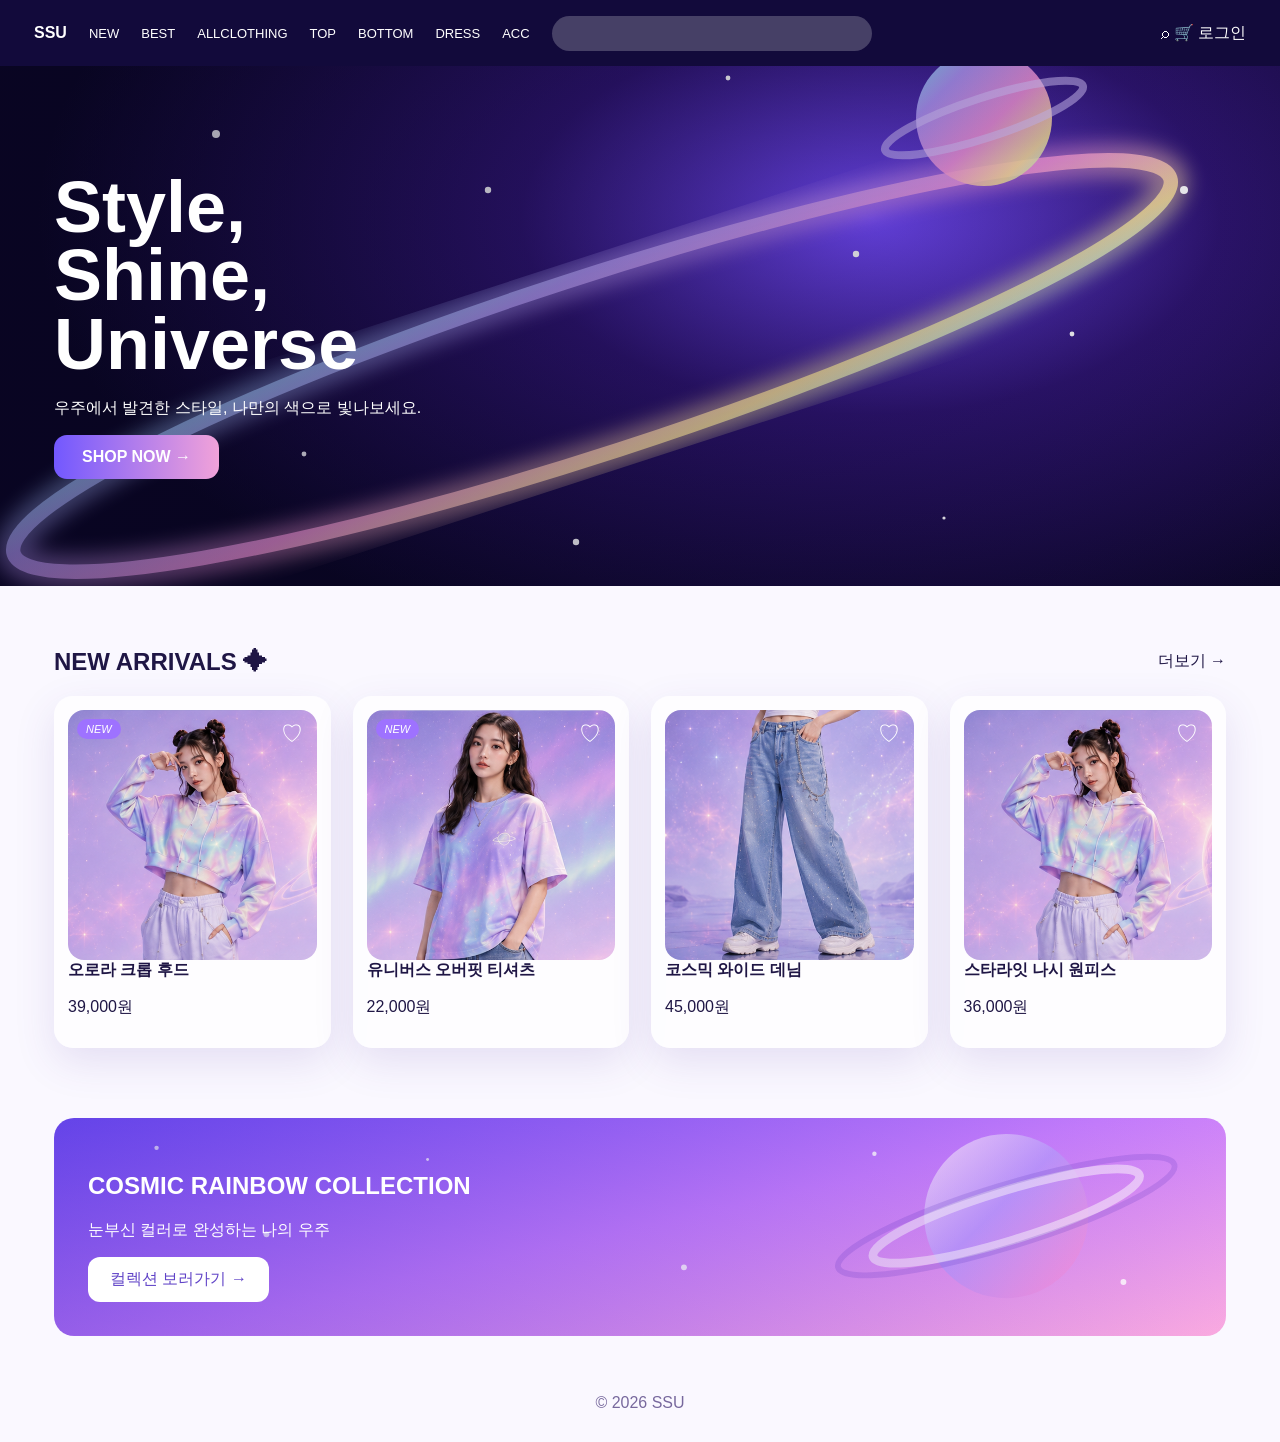
<file: html/index.html>
<!doctype html>
<html lang="ko">
<head>
  <meta charset="UTF-8">
  <title>LUNA RAIN</title>
  <link rel="stylesheet" href="css/style.css">
</head>
<body>
<header class="nav">
  <b>SSU</b>
  <a>NEW</a><a>BEST</a><a href="list.html">ALLCLOTHING</a><a>TOP</a><a>BOTTOM</a><a>DRESS</a><a>ACC</a>
  <input type="text" name="search">
  <span class="right">⌕  🛒 로그인</span>
</header>

<section class="hero">
  <div>
    <h1>Style,<br>Shine,<br>Universe</h1>
    <p>우주에서 발견한 스타일, 나만의 색으로 빛나보세요.</p>
    <a class="btn" href="list.html">SHOP NOW →</a>
  </div>
</section>

<section class="wrap">
  <div class="title"><h2>NEW ARRIVALS ✦</h2><a href="list.html">더보기 →</a></div>
  <div class="grid">
    <a class="card" href="detail.html"><img class="main-img" src="./images/orola_crp_hood.png" alt="오로라 크롭 후드"><em>NEW</em><button>♡</button><b>오로라 크롭 후드</b><p>39,000원</p></a>
    <a class="card" href="detail.html"><img class="main-img" src="./images/over_t.png" alt="오로라 크롭 후드"><em>NEW</em><button>♡</button><b>유니버스 오버핏 티셔츠</b><p>22,000원</p></a>
    <a class="card" href="detail.html"><img class="main-img" src="./images/wide_denim.png" alt="오로라 크롭 후드"><button>♡</button><b>코스믹 와이드 데님</b><p>45,000원</p></a>
    <a class="card" href="detail.html"><img class="main-img" src="./images/orola_crp_hood.png" alt="오로라 크롭 후드"><button>♡</button><b>스타라잇 나시 원피스</b><p>36,000원</p></a>
  </div>
</section>

<section class="banner">
  <h2>COSMIC RAINBOW COLLECTION</h2>
  <p>눈부신 컬러로 완성하는 나의 우주</p>
  <a class="light" href="list.html">컬렉션 보러가기 →</a>
</section>

<footer>© 2026 SSU</footer>
</body>
</html>
</file>
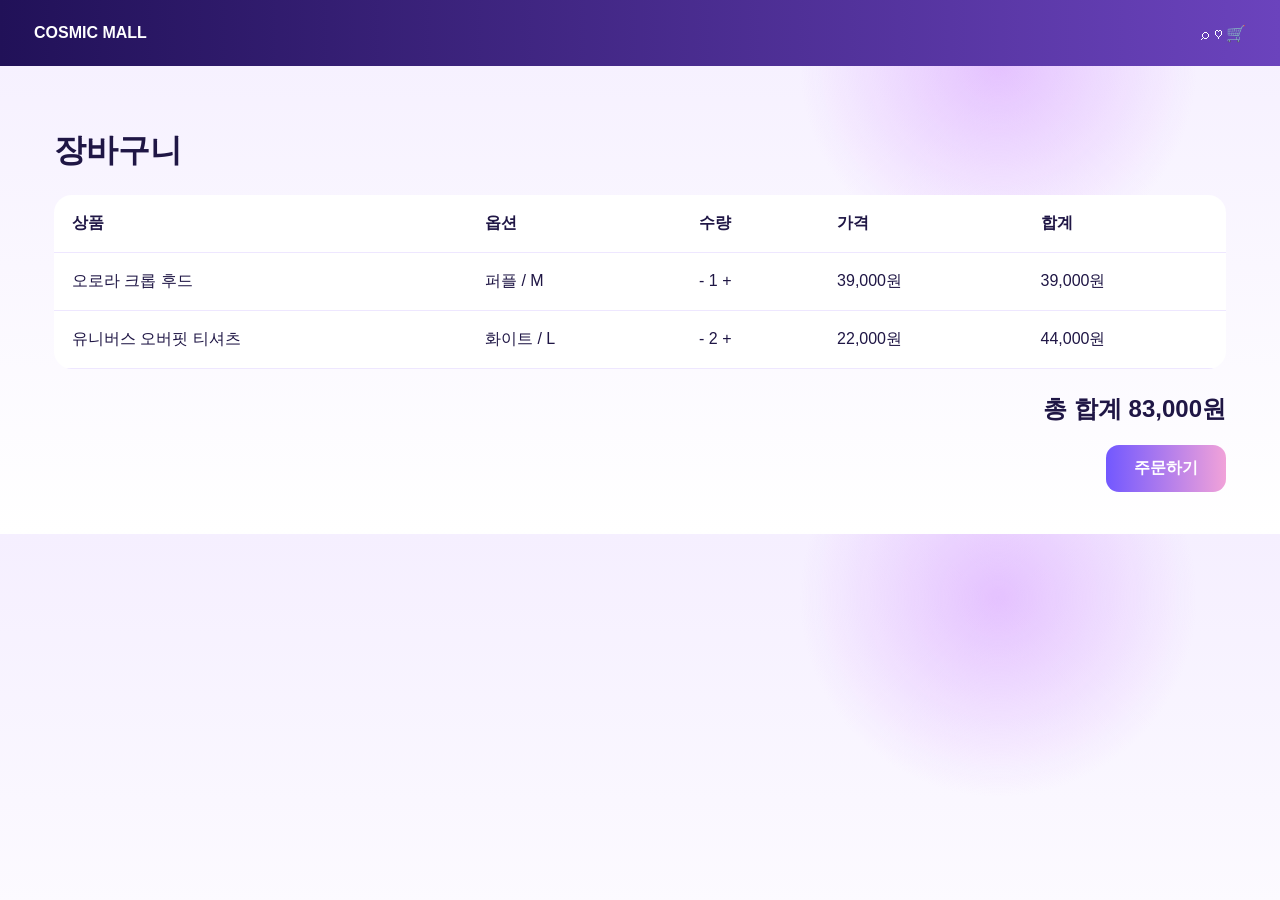
<file: html/cart.html>
<!doctype html>
<html lang="ko"><head><meta charset="UTF-8"><title>장바구니</title><link rel="stylesheet" href="css/style.css"></head>
<body class="soft">
<header class="nav purple"><b>COSMIC MALL</b><span class="right">⌕ ♡ 🛒</span></header>
<main class="wrap"><h1>장바구니</h1>
<table><tr><th>상품</th><th>옵션</th><th>수량</th><th>가격</th><th>합계</th></tr>
<tr><td>오로라 크롭 후드</td><td>퍼플 / M</td><td>- 1 +</td><td>39,000원</td><td>39,000원</td></tr>
<tr><td>유니버스 오버핏 티셔츠</td><td>화이트 / L</td><td>- 2 +</td><td>22,000원</td><td>44,000원</td></tr></table>
<div class="cart-total"><h2>총 합계 83,000원</h2><a class="btn" href="order.html">주문하기</a></div>
</main></body></html>
</file>
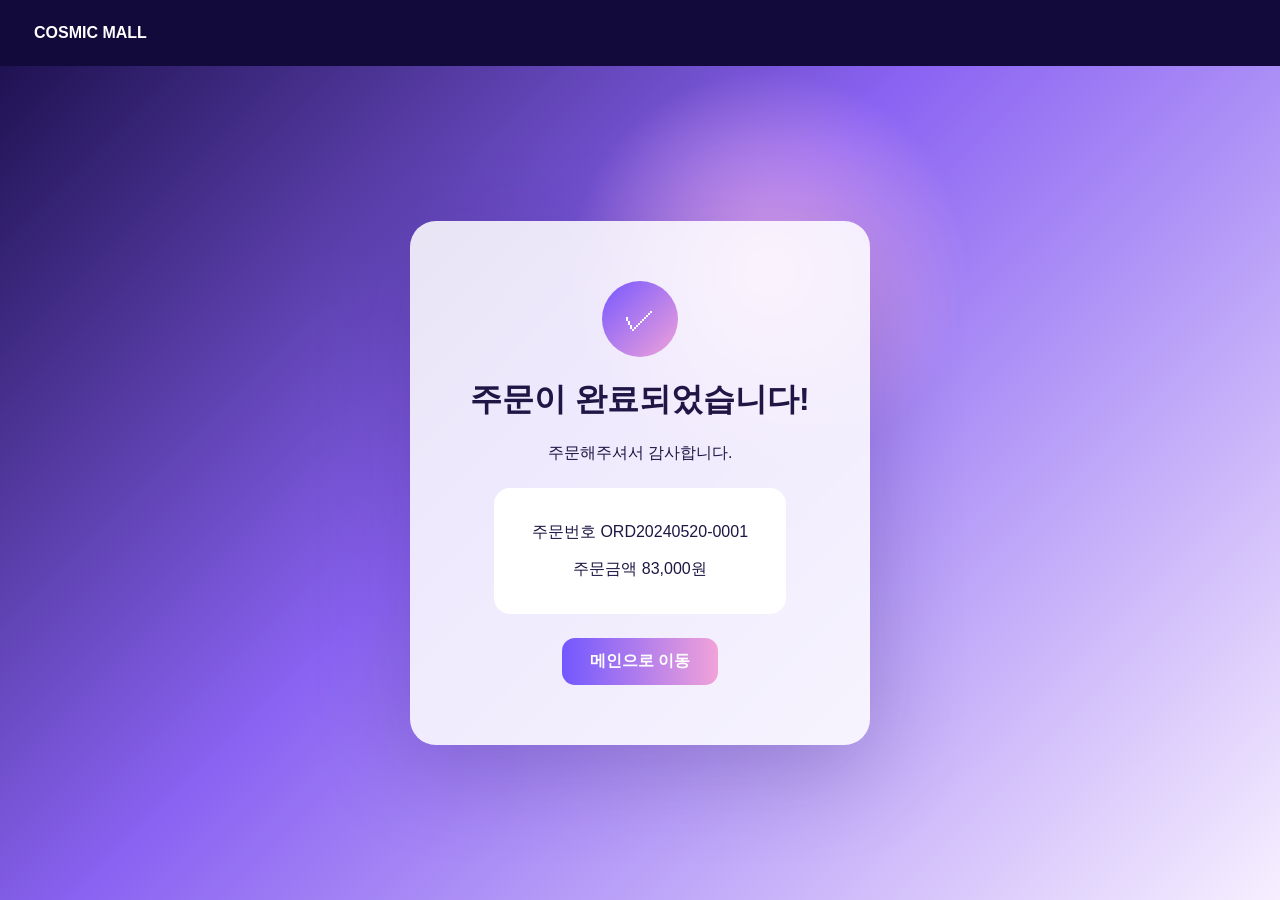
<file: html/complete.html>
<!doctype html>
<html lang="ko"><head><meta charset="UTF-8"><title>주문완료</title><link rel="stylesheet" href="css/style.css"></head>
<body class="complete-bg"><header class="nav"><b>COSMIC MALL</b></header>
<main class="complete"><div class="complete-card"><div class="circle check">✓</div><h1>주문이 완료되었습니다!</h1><p>주문해주셔서 감사합니다.</p><div class="box"><p>주문번호 ORD20240520-0001</p><p>주문금액 83,000원</p></div><a class="btn" href="index.html">메인으로 이동</a></div></main>
</body></html>
</file>
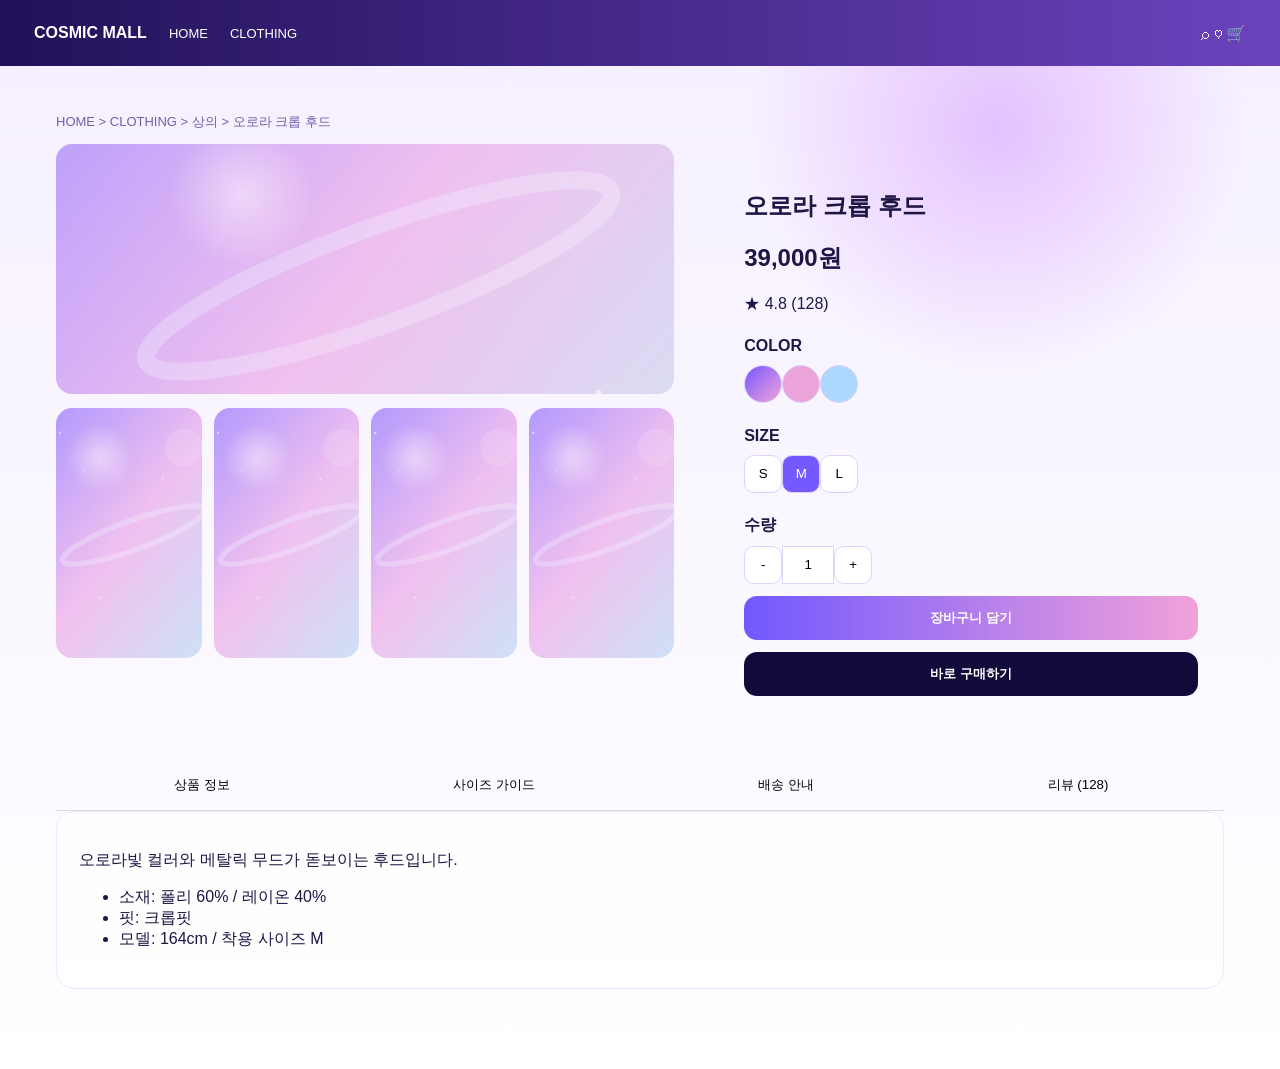
<file: html/detail.html>
<!doctype html>
<html lang="ko">
<head>
  <meta charset="UTF-8">
  <title>상품 상세</title>
  <link rel="stylesheet" href="css/style.css">
</head>
<body class="soft">
<header class="nav purple">
  <b>COSMIC MALL</b>
  <a href="index.html">HOME</a><a href="list.html">CLOTHING</a>
  <span class="right">⌕  ♡  🛒</span>
</header>

<main class="detail">
  <p class="path">HOME &gt; CLOTHING &gt; 상의 &gt; 오로라 크롭 후드</p>
  <section class="detail-grid">
    <div>
      <div class="main-img hoodie" src="./images/orola_crp_hood.png" alt="오로라 크롭 후드"></div>
      <div class="thumbs"><div class="img hoodie"></div><div class="img tshirt"></div><div class="img pants"></div><div class="img dress"></div></div>
    </div>
    <div class="info">
      <h1>오로라 크롭 후드</h1>
      <h2>39,000원</h2>
      <p>★ 4.8 (128)</p>

      <label>COLOR</label>
      <div><button class="color c1"></button><button class="color c2"></button><button class="color c3"></button></div>

      <label>SIZE</label>
      <div><button class="size">S</button><button class="size selected">M</button><button class="size">L</button></div>

      <label>수량</label>
      <div><button class="size">-</button><input class="qty" value="1" readonly><button class="size">+</button></div>

      <button class="btn wide" onclick="openConfirm()">장바구니 담기</button>
      <button class="dark wide">바로 구매하기</button>
    </div>
  </section>

  <div class="tabs"><button>상품 정보</button><button>사이즈 가이드</button><button>배송 안내</button><button>리뷰 (128)</button></div>
  <section class="desc">
    <p>오로라빛 컬러와 메탈릭 무드가 돋보이는 후드입니다.</p>
    <ul><li>소재: 폴리 60% / 레이온 40%</li><li>핏: 크롭핏</li><li>모델: 164cm / 착용 사이즈 M</li></ul>
  </section>
</main>

<div class="modal-bg" id="confirmModal">
  <div class="modal">
    <div class="circle">🛒</div>
    <h3>장바구니에 추가하시겠습니까?</h3>
    <button class="outline" onclick="closeConfirm()">취소</button>
    <button class="btn" onclick="showDone()">확인</button>
  </div>
</div>

<div class="modal-bg" id="doneModal">
  <div class="modal">
    <div class="circle check">✓</div>
    <h3>장바구니에 추가되었습니다.</h3>
    <a class="btn" href="cart.html">장바구니 보기</a>
    <button class="outline" onclick="closeDone()">쇼핑 계속하기</button>
  </div>
</div>

<script src="js/product.js"></script>
</body>
</html>
</file>
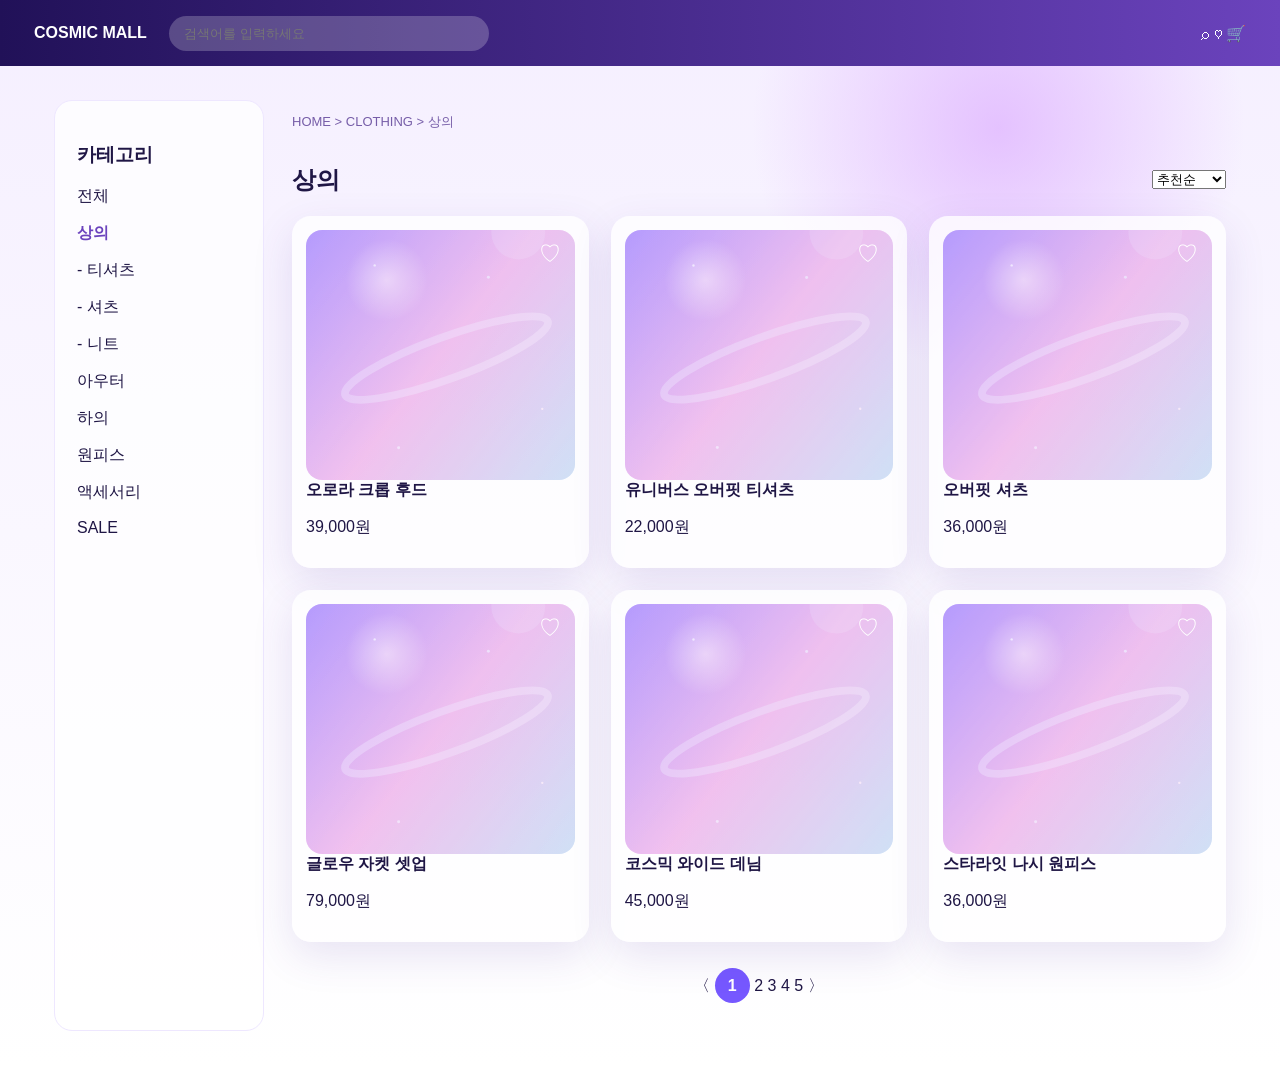
<file: html/list.html>
<!doctype html>
<html lang="ko">
<head>
  <meta charset="UTF-8">
  <title>상품 목록</title>
  <link rel="stylesheet" href="css/style.css">
</head>
<body class="soft">
<header class="nav purple">
  <b>COSMIC MALL</b>
  <input placeholder="검색어를 입력하세요">
  <span class="right">⌕  ♡  🛒</span>
</header>

<main class="layout">
  <aside>
    <h3>카테고리</h3>
    <p>전체</p><p class="on">상의</p><p>- 티셔츠</p><p>- 셔츠</p><p>- 니트</p>
    <p>아우터</p><p>하의</p><p>원피스</p><p>액세서리</p><p>SALE</p>
  </aside>

  <section>
    <p class="path">HOME &gt; CLOTHING &gt; 상의</p>
    <div class="title"><h1>상의</h1><select><option>추천순</option><option>신상품순</option></select></div>
    <div class="grid three">
      <a class="card" href="detail.html"><div class="img hoodie"></div><button>♡</button><b>오로라 크롭 후드</b><p>39,000원</p></a>
      <a class="card" href="detail.html"><div class="img tshirt"></div><button>♡</button><b>유니버스 오버핏 티셔츠</b><p>22,000원</p></a>
      <a class="card" href="detail.html"><div class="img shirt"></div><button>♡</button><b>오버핏 셔츠</b><p>36,000원</p></a>
      <a class="card" href="detail.html"><div class="img jacket"></div><button>♡</button><b>글로우 자켓 셋업</b><p>79,000원</p></a>
      <a class="card" href="detail.html"><div class="img pants"></div><button>♡</button><b>코스믹 와이드 데님</b><p>45,000원</p></a>
      <a class="card" href="detail.html"><div class="img dress"></div><button>♡</button><b>스타라잇 나시 원피스</b><p>36,000원</p></a>
    </div>
    <div class="paging">〈 <b>1</b> 2 3 4 5 〉</div>
  </section>
</main>
</body>
</html>
</file>
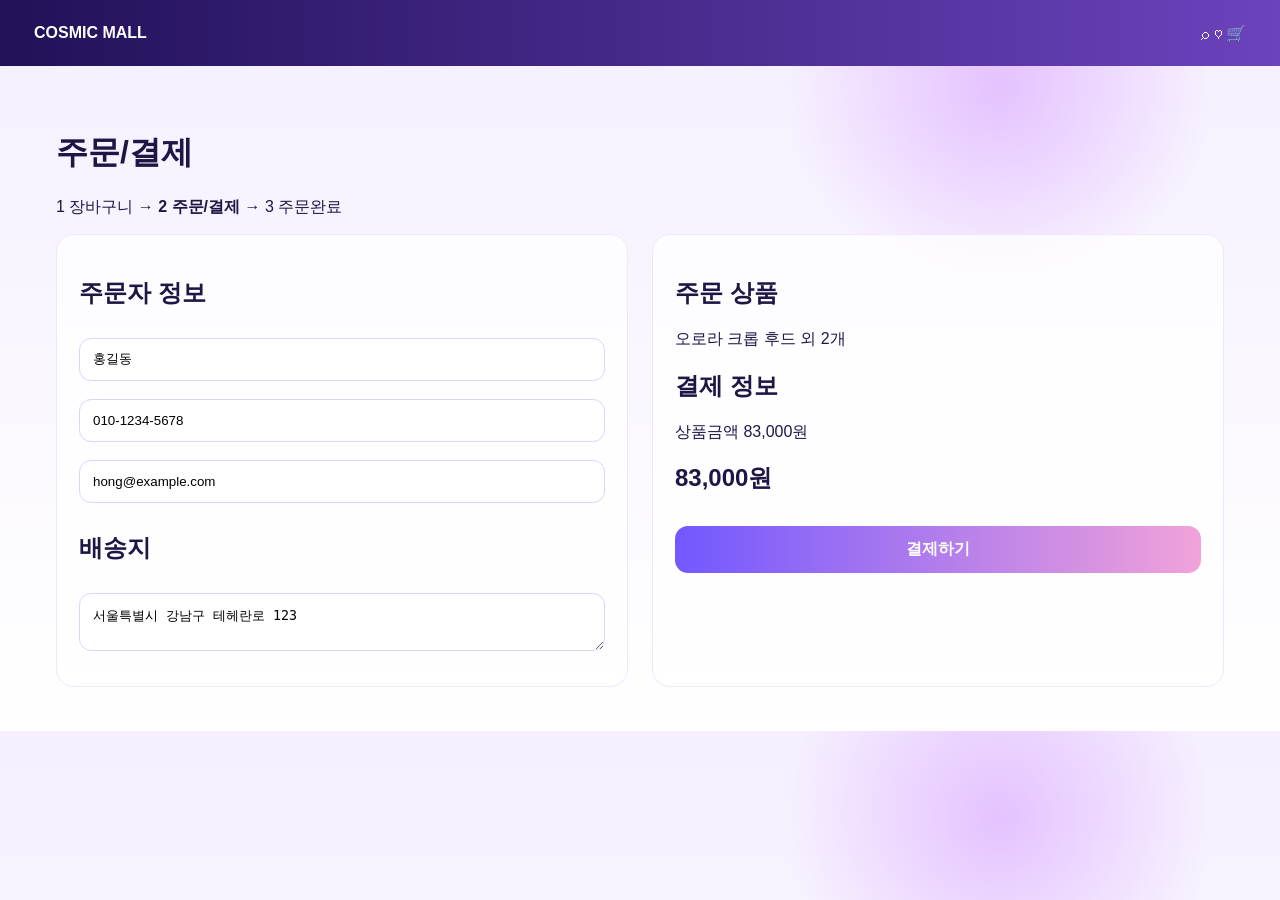
<file: html/order.html>
<!doctype html>
<html lang="ko"><head><meta charset="UTF-8"><title>주문/결제</title><link rel="stylesheet" href="css/style.css"></head>
<body class="soft">
<header class="nav purple"><b>COSMIC MALL</b><span class="right">⌕ ♡ 🛒</span></header>
<main class="order"><h1>주문/결제</h1><p class="step">1 장바구니 → <b>2 주문/결제</b> → 3 주문완료</p>
<section class="order-grid"><div class="panel"><h2>주문자 정보</h2><input value="홍길동"><input value="010-1234-5678"><input value="hong@example.com"><h2>배송지</h2><textarea>서울특별시 강남구 테헤란로 123</textarea></div>
<div class="panel"><h2>주문 상품</h2><p>오로라 크롭 후드 외 2개</p><h2>결제 정보</h2><p>상품금액 83,000원</p><h1>83,000원</h1><a class="btn wide" href="complete.html">결제하기</a></div></section>
</main></body></html>
</file>
<file: html/css/style.css>
*{box-sizing:border-box}body{margin:0;font-family:Arial,'Noto Sans KR',sans-serif;color:#1f1645;background:#faf8ff}a{text-decoration:none;color:inherit}.nav{height:66px;padding:0 34px;display:flex;align-items:center;gap:22px;background:#120a3b;color:white}.nav b{font-weight:900}.nav a{font-size:13px}.nav .right{margin-left:auto}.nav input{width:320px;padding:10px 15px;border:0;border-radius:999px;background:rgba(255,255,255,.22);color:white}.purple{background:linear-gradient(90deg,#211158,#6b43bd)}.hero{height:520px;padding:70px 54px;display:flex;align-items:center;color:white;background:radial-gradient(circle at 80% 25%,rgba(255,154,230,.65),transparent 18%),linear-gradient(135deg,#120a3b,#6d35cc)}.hero h1{font-size:72px;line-height:.95;margin:0 0 20px}.btn,.dark,.outline{border:0;border-radius:13px;padding:13px 28px;display:inline-block;font-weight:800;cursor:pointer}.btn{color:white;background:linear-gradient(90deg,#7258ff,#f1a2d9)}.dark{color:white;background:#120a3b}.outline{color:#6445c8;background:white;border:1px solid #ded2ff}.wide{width:100%;text-align:center;margin-top:12px}.wrap{padding:42px 54px}.title{display:flex;justify-content:space-between;align-items:center}.grid{display:grid;grid-template-columns:repeat(4,1fr);gap:22px}.three{grid-template-columns:repeat(3,1fr)}.card{position:relative;padding:14px;border-radius:19px;background:rgba(255,255,255,.78);box-shadow:0 14px 40px rgba(88,55,160,.13)}.card button{position:absolute;right:22px;top:22px;border:0;background:transparent;color:white;font-size:22px}.card em{position:absolute;left:23px;top:23px;background:#9e72ff;color:white;border-radius:999px;padding:4px 9px;font-size:11px}.img,.main-img{border-radius:16px;background:linear-gradient(135deg,#b6a8ff,#ffd3ee);position:relative;overflow:hidden}.img{height:210px}.main-img{height:520px}.img:after,.main-img:after{content:'';position:absolute;inset:0;background:radial-gradient(circle at 30% 20%,rgba(255,255,255,.8),transparent 15%),linear-gradient(135deg,rgba(123,91,255,.5),rgba(255,176,220,.45))}.hoodie{background:linear-gradient(135deg,#a995ff,#ffd3ee)}.tshirt{background:linear-gradient(135deg,#cad7ff,#f5dcff)}.pants{background:linear-gradient(135deg,#7687bd,#d2d8ff)}.dress{background:linear-gradient(135deg,#edc3e7,#fff1c9)}.shirt{background:linear-gradient(135deg,#d8e2ff,#c6b4ff)}.jacket{background:linear-gradient(135deg,#c6adff,#ffd7f2)}.banner{margin:28px 54px;padding:34px;border-radius:20px;color:white;background:radial-gradient(circle at 86% 45%,rgba(255,190,237,.8),transparent 18%),linear-gradient(100deg,#6b50f4,#df9be9)}.light{background:white;color:#6043c7;border-radius:12px;padding:12px 22px;display:inline-block}footer{text-align:center;padding:30px;color:#77689d}.soft{background:radial-gradient(circle at 78% 12%,rgba(214,155,255,.55),transparent 18%),linear-gradient(#f5efff,#fff)}.layout{display:grid;grid-template-columns:210px 1fr;gap:28px;padding:34px 54px}aside,.panel,.desc{background:rgba(255,255,255,.78);border:1px solid #eee7ff;border-radius:18px;padding:22px}.on{color:#6b43bd;font-weight:900}.path{color:#765da8;font-size:13px}.paging{text-align:center;padding:34px}.paging b{background:#7658ff;color:white;border-radius:50%;padding:9px 13px}.detail{padding:34px 56px 80px}.detail-grid{display:grid;grid-template-columns:1.1fr .9fr;gap:44px}.thumbs{display:grid;grid-template-columns:repeat(4,1fr);gap:12px;margin-top:14px}.thumbs .img{height:90px}.info{padding:26px}.info label{display:block;margin-top:22px;margin-bottom:10px;font-weight:800}.color,.size{min-width:38px;height:38px;border:1px solid #ded2ff;border-radius:10px;background:white}.color{border-radius:50%}.c1{background:linear-gradient(135deg,#7658ff,#f1a2d9)}.c2{background:#eba4d9}.c3{background:#aed7ff}.selected{background:#7658ff;color:white}.qty{width:52px;height:38px;text-align:center;border:1px solid #ded2ff}.tabs{display:grid;grid-template-columns:repeat(4,1fr);margin-top:38px;border-bottom:1px solid #ddd}.tabs button{padding:16px;border:0;background:transparent}.modal-bg{position:fixed;inset:0;display:none;place-items:center;background:rgba(9,5,36,.65);z-index:99}.modal-bg.show{display:grid}.modal{width:410px;max-width:calc(100% - 40px);padding:38px 30px;text-align:center;border-radius:22px;background:white;box-shadow:0 24px 80px rgba(0,0,0,.24)}.circle{width:76px;height:76px;border-radius:50%;display:grid;place-items:center;margin:0 auto 18px;background:#f0e8ff;color:#5e3ac4;font-size:32px}.check{background:linear-gradient(135deg,#7658ff,#f1a2d9);color:white}table{width:100%;border-collapse:collapse;background:white;border-radius:18px;overflow:hidden}th,td{padding:18px;border-bottom:1px solid #eee7ff;text-align:left}.cart-total{text-align:right;margin-top:24px}.order{padding:44px 56px}.order-grid{display:grid;grid-template-columns:1fr 1fr;gap:24px}.panel input,.panel textarea{width:100%;margin:9px 0;padding:13px;border:1px solid #ded2ff;border-radius:12px}.complete-bg{min-height:100vh;background:radial-gradient(circle at 60% 30%,rgba(255,190,235,.75),transparent 20%),linear-gradient(135deg,#170c46,#8a63f2 45%,#f7efff)}.complete{min-height:calc(100vh - 66px);display:grid;place-items:center}.complete-card{text-align:center;background:rgba(255,255,255,.86);padding:60px;border-radius:26px;box-shadow:0 24px 90px rgba(39,18,92,.25)}.box{background:white;border-radius:16px;padding:18px;margin:24px}@media(max-width:900px){.grid,.three,.detail-grid,.layout,.order-grid{grid-template-columns:1fr}.hero h1{font-size:48px}.wrap,.detail,.order{padding:24px 18px}.banner{margin:18px}.nav{padding:0 18px}.nav a{display:none}}

/* === Cosmic image asset overrides === */
.hero{
  background-image:
    linear-gradient(90deg, rgba(10,5,40,.42), rgba(10,5,40,.08)),
    url("../images/space_hero.svg") !important;
  background-size: cover !important;
  background-position: center !important;
}

.banner{
  background-image:
    linear-gradient(90deg, rgba(80,45,190,.35), rgba(255,140,220,.08)),
    url("../images/cosmic_banner.svg") !important;
  background-size: cover !important;
  background-position: center right !important;
}

.card .img,
.thumbs .img,
.main-img{
  background-image: url("../images/aurora_card.svg") !important;
  background-size: cover !important;
  background-position: center !important;
  width: 100%;
  height: 250px;
  object-fit: cover;
  border-radius: 16px;
  display: block;
}


.card .img::after,
.thumbs .img::after,
.main-img::after{
  opacity: .45;
}
</file>
